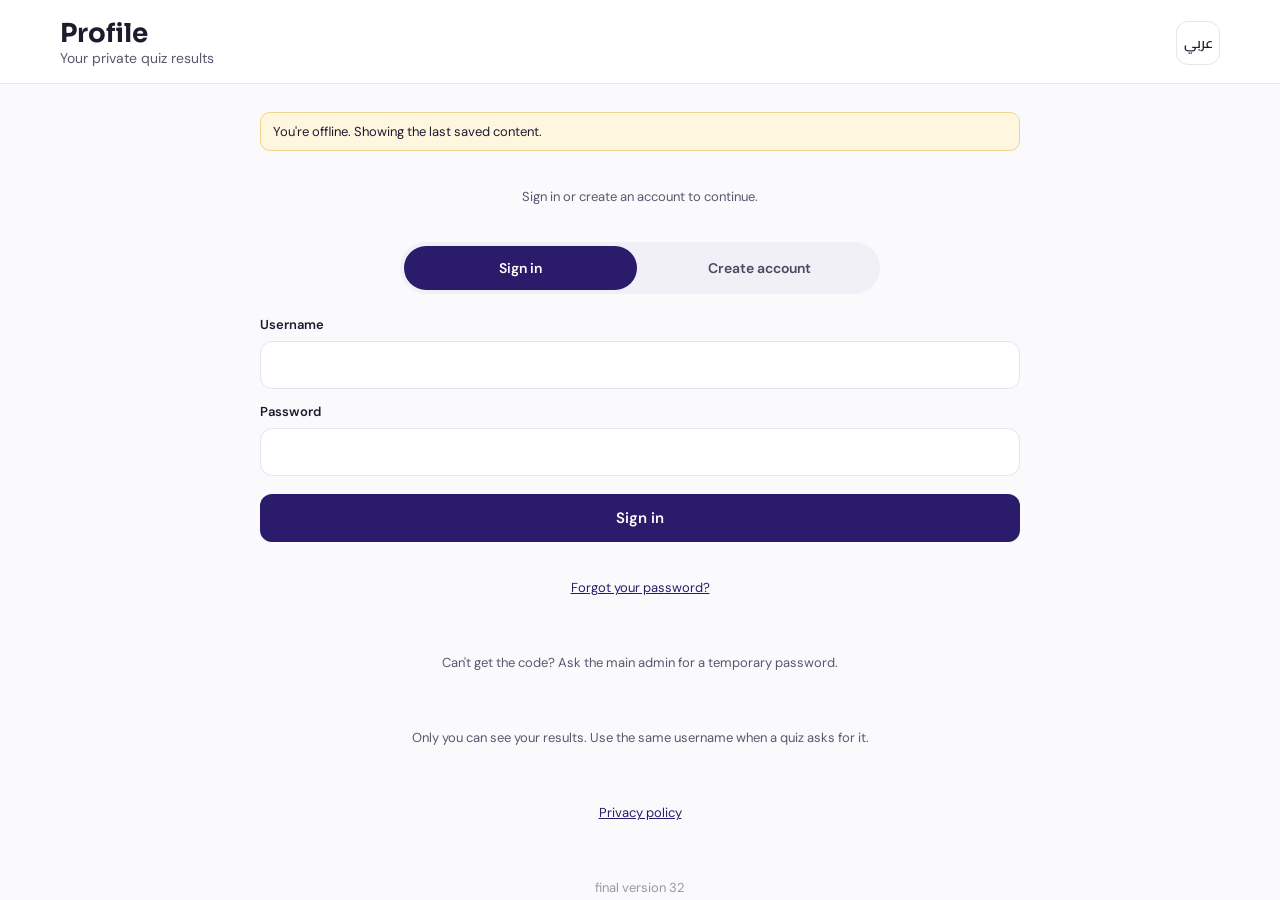
<file: index.html>
<!doctype html>
<html lang="en">
<head>
<meta charset="utf-8">
<meta name="viewport" content="width=device-width, initial-scale=1, viewport-fit=cover">
<title>STEM Assiut Clubs</title>
<meta name="theme-color" content="#6D3FC7">
<link rel="manifest" href="manifest.webmanifest">
<link rel="icon" href="icons/club_logo.svg" type="image/svg+xml">
<link rel="apple-touch-icon" href="icons/apple-touch-icon.png">
<meta name="apple-mobile-web-app-capable" content="yes">
<meta name="mobile-web-app-capable" content="yes">
<link rel="preconnect" href="https://script.google.com">
<link rel="preconnect" href="https://docs.google.com">
<link rel="preconnect" href="https://fonts.googleapis.com">
<link href="https://fonts.googleapis.com/css2?family=Sora:wght@600;700&family=DM+Sans:wght@400;500;600&family=Cairo:wght@400;600;700&display=swap" rel="stylesheet">
<link rel="stylesheet" href="style.css">
</head>
<body>
<div id="app"></div>
<script src="config.js"></script>
<script src="app.js"></script>
</body>
</html>
</file>
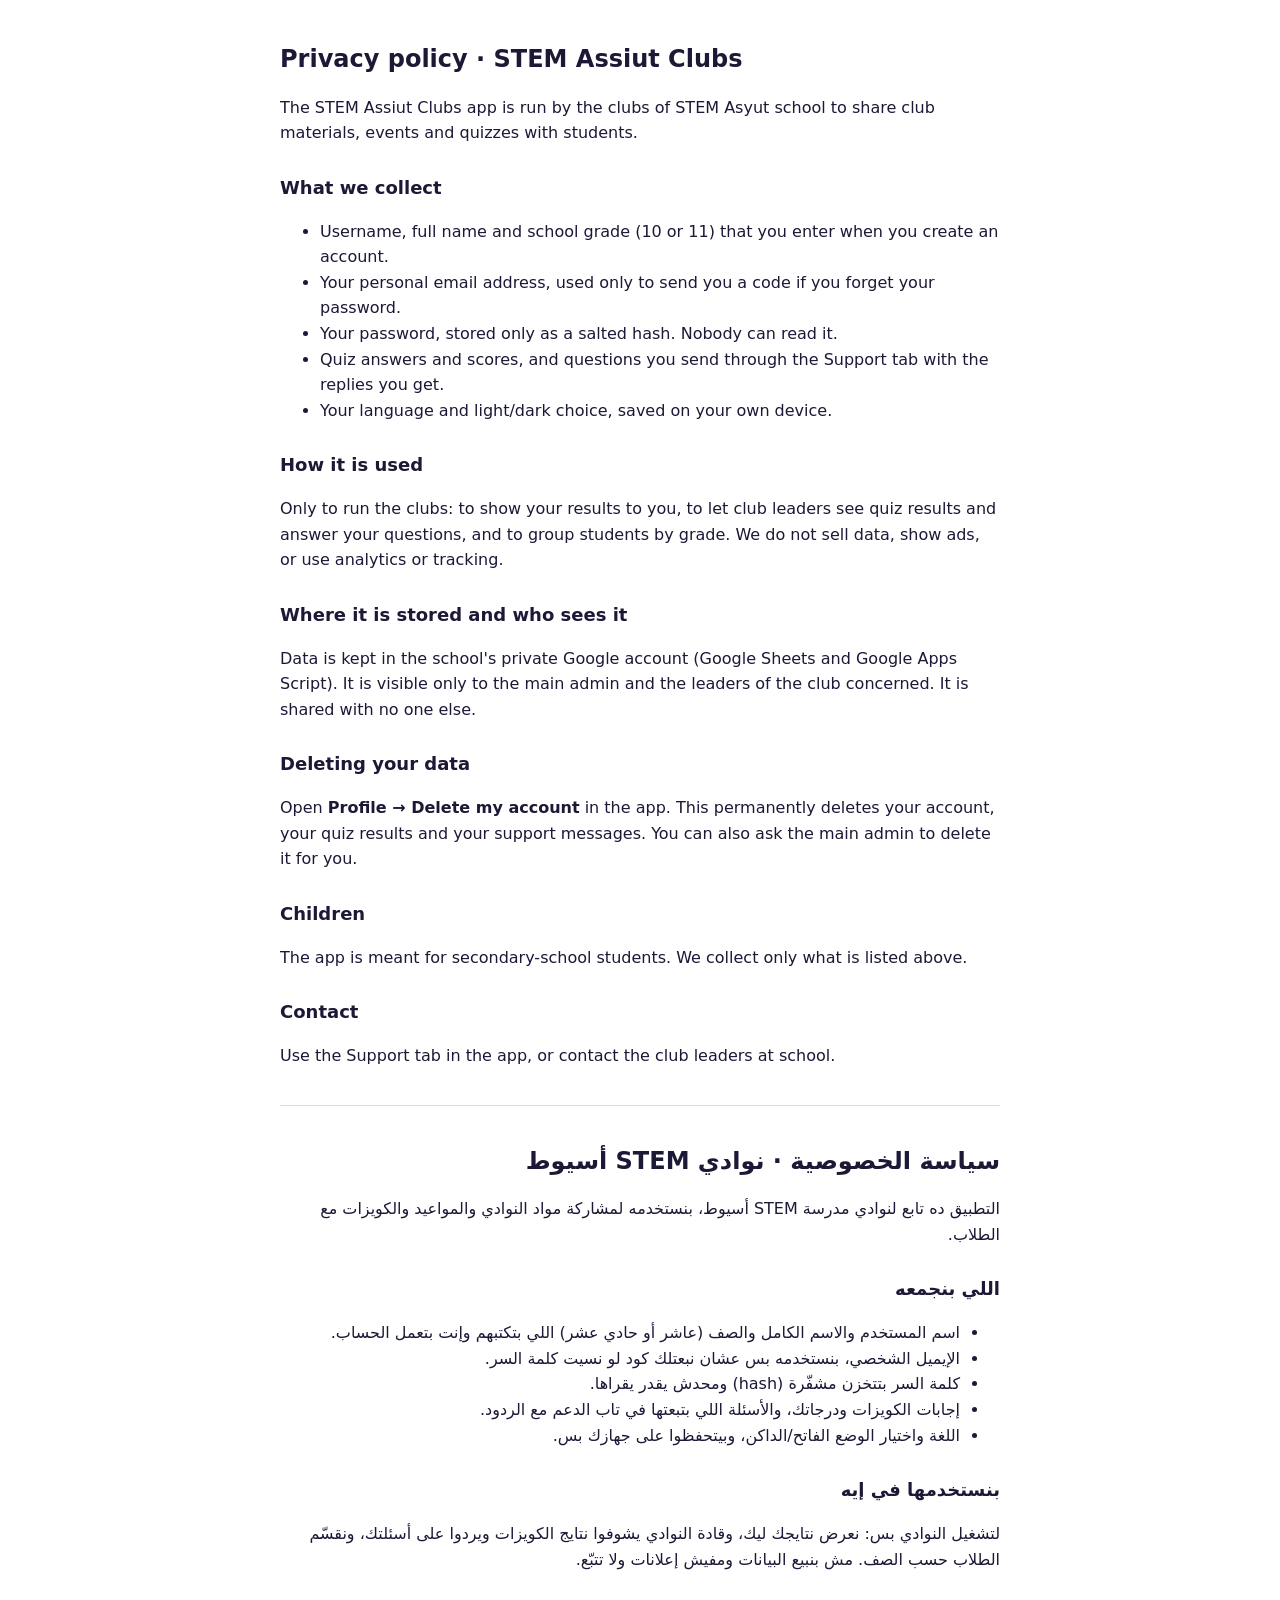
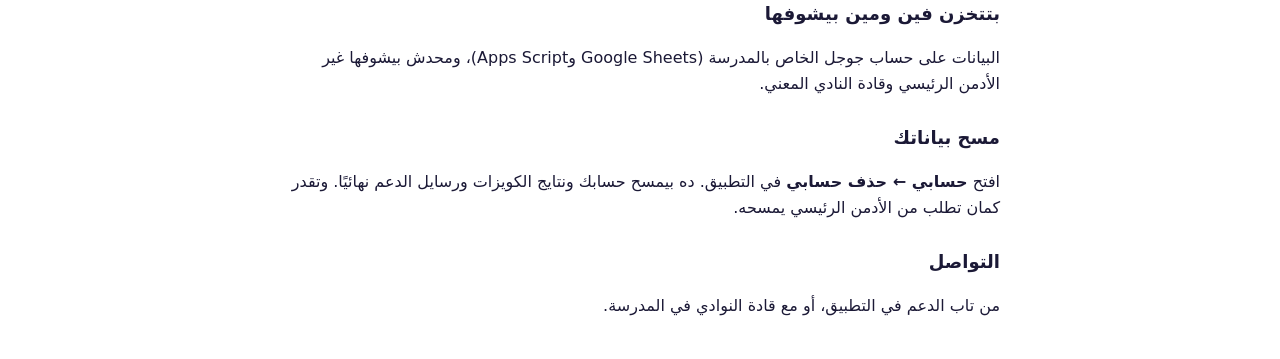
<file: privacy.html>
<!doctype html>
<html lang="en"><head><meta charset="utf-8"><meta name="viewport" content="width=device-width,initial-scale=1">
<title>Privacy policy · STEM Assiut Clubs</title>
<style>body{font:16px/1.6 system-ui,sans-serif;max-width:720px;margin:0 auto;padding:24px;color:#1b1936}h1{font-size:24px}h2{font-size:18px;margin-top:28px}[dir=rtl]{text-align:right}hr{border:0;border-top:1px solid #ddd;margin:36px 0}</style></head>
<body>
<h1>Privacy policy · STEM Assiut Clubs</h1>
<p>The STEM Assiut Clubs app is run by the clubs of STEM Asyut school to share club materials, events and quizzes with students.</p>
<h2>What we collect</h2>
<ul><li>Username, full name and school grade (10 or 11) that you enter when you create an account.</li>
<li>Your personal email address, used only to send you a code if you forget your password.</li>
<li>Your password, stored only as a salted hash. Nobody can read it.</li>
<li>Quiz answers and scores, and questions you send through the Support tab with the replies you get.</li>
<li>Your language and light/dark choice, saved on your own device.</li></ul>
<h2>How it is used</h2>
<p>Only to run the clubs: to show your results to you, to let club leaders see quiz results and answer your questions, and to group students by grade. We do not sell data, show ads, or use analytics or tracking.</p>
<h2>Where it is stored and who sees it</h2>
<p>Data is kept in the school's private Google account (Google Sheets and Google Apps Script). It is visible only to the main admin and the leaders of the club concerned. It is shared with no one else.</p>
<h2>Deleting your data</h2>
<p>Open <b>Profile → Delete my account</b> in the app. This permanently deletes your account, your quiz results and your support messages. You can also ask the main admin to delete it for you.</p>
<h2>Children</h2>
<p>The app is meant for secondary-school students. We collect only what is listed above.</p>
<h2>Contact</h2>
<p>Use the Support tab in the app, or contact the club leaders at school.</p>
<hr dir="rtl">
<div dir="rtl" lang="ar">
<h1>سياسة الخصوصية · نوادي STEM أسيوط</h1>
<p>التطبيق ده تابع لنوادي مدرسة STEM أسيوط، بنستخدمه لمشاركة مواد النوادي والمواعيد والكويزات مع الطلاب.</p>
<h2>اللي بنجمعه</h2>
<ul><li>اسم المستخدم والاسم الكامل والصف (عاشر أو حادي عشر) اللي بتكتبهم وإنت بتعمل الحساب.</li>
<li>الإيميل الشخصي، بنستخدمه بس عشان نبعتلك كود لو نسيت كلمة السر.</li>
<li>كلمة السر بتتخزن مشفّرة (hash) ومحدش يقدر يقراها.</li>
<li>إجابات الكويزات ودرجاتك، والأسئلة اللي بتبعتها في تاب الدعم مع الردود.</li>
<li>اللغة واختيار الوضع الفاتح/الداكن، وبيتحفظوا على جهازك بس.</li></ul>
<h2>بنستخدمها في إيه</h2>
<p>لتشغيل النوادي بس: نعرض نتايجك ليك، وقادة النوادي يشوفوا نتايج الكويزات ويردوا على أسئلتك، ونقسّم الطلاب حسب الصف. مش بنبيع البيانات ومفيش إعلانات ولا تتبّع.</p>
<h2>بتتخزن فين ومين بيشوفها</h2>
<p>البيانات على حساب جوجل الخاص بالمدرسة (Google Sheets وApps Script)، ومحدش بيشوفها غير الأدمن الرئيسي وقادة النادي المعني.</p>
<h2>مسح بياناتك</h2>
<p>افتح <b>حسابي ← حذف حسابي</b> في التطبيق. ده بيمسح حسابك ونتايج الكويزات ورسايل الدعم نهائيًا. وتقدر كمان تطلب من الأدمن الرئيسي يمسحه.</p>
<h2>التواصل</h2>
<p>من تاب الدعم في التطبيق، أو مع قادة النوادي في المدرسة.</p>
</div>
</body></html>
</file>
<file: style.css>
:root{--accent:#6D3FC7;--tint:#F1EBFC;--ink:#1E1B2E;--muted:#5A576D;--line:#E6E4EE;--joint:#4B4FC9;--bg:#FAFAFC;--surface:#fff;--soft:#F1F0F6;--accent-fg:var(--accent)}
:root[data-club="physics"]{--accent:#1F5FD1;--tint:#E8F0FD}
*{box-sizing:border-box}
html,body{margin:0;height:100%}
body{font-family:'DM Sans','Cairo',system-ui,sans-serif;background:#EEEDF4;color:var(--ink);-webkit-tap-highlight-color:transparent}
:root[dir="rtl"] body{font-family:'Cairo','DM Sans',system-ui,sans-serif}
#app{max-width:480px;height:100%;margin:0 auto;background:#FAFAFC;display:flex;flex-direction:column;position:relative}
button{font:inherit;cursor:pointer}
a{color:inherit;text-decoration:none}
header{background:#fff;border-bottom:1px solid var(--line);padding:calc(14px + env(safe-area-inset-top)) 20px 12px;display:flex;flex-direction:column;gap:12px}
.top{display:flex;align-items:center;gap:12px}
.top img{width:48px;height:48px;border-radius:12px;flex-shrink:0;object-fit:cover}
.top .t{flex:1;min-width:0}
.title{font-family:'Sora','Cairo',sans-serif;font-size:22px;font-weight:700;line-height:1.2}
.sub{font-size:13px;color:var(--muted)}
.icon-btn{min-width:44px;height:44px;border:1px solid var(--line);background:#fff;border-radius:12px;color:var(--ink);font-weight:600;font-size:14px}
.switch{display:flex;gap:6px;padding:4px;background:#F1F0F6;border-radius:999px;overflow-x:auto;scrollbar-width:none}
.switch::-webkit-scrollbar{display:none}
.switch button{flex:1 0 auto;padding:0 16px;white-space:nowrap;height:44px;border:0;border-radius:999px;background:transparent;color:#4A4760;font-weight:600;font-size:14px}
.switch button.on{color:#fff}
.switch button[data-club="chemistry"].on{background:#6D3FC7}
.switch button[data-club="physics"].on{background:#1F5FD1}
main{flex:1;overflow-y:auto;padding:18px 20px;display:flex;flex-direction:column;gap:12px}
h2{font-family:'Sora','Cairo',sans-serif;font-size:16px;margin:6px 0 0}
.hero{padding:20px;border-radius:16px;color:#fff;background:var(--accent)}
.hero.joint{background:linear-gradient(135deg,#6D3FC7,#1F5FD1)}
.hero small{display:block;font-size:12px;font-weight:600;letter-spacing:.08em;text-transform:uppercase;opacity:.9}
:root[dir="rtl"] .hero small{letter-spacing:0}
.hero b{display:block;font-family:'Sora','Cairo',sans-serif;font-size:20px;margin:6px 0 4px}
.hero span{font-size:14px}
.grid{display:grid;grid-template-columns:1fr 1fr;gap:12px}
.card,.tile{background:#fff;border:1px solid var(--line);border-radius:12px;padding:14px;display:flex;gap:12px;align-items:center;width:100%;text-align:start;color:inherit}
.tile{flex-direction:column;align-items:flex-start;gap:8px;padding:16px;border-radius:14px}
.tile.wide{grid-column:1/-1}
.tile svg{color:var(--accent)}
.tile b{font-size:15px}.tile span{font-size:13px;color:var(--muted)}
.ico{width:44px;height:44px;border-radius:10px;background:var(--tint);color:var(--accent);display:flex;align-items:center;justify-content:center;flex-shrink:0}
.grow{flex:1;min-width:0}
.grow b{display:block;font-size:14px;overflow-wrap:anywhere}
.grow span{font-size:13px;color:var(--muted)}
.date{width:52px;height:56px;border-radius:10px;color:#fff;display:flex;flex-direction:column;align-items:center;justify-content:center;flex-shrink:0}
.date small{font-size:11px;font-weight:600}.date b{font-family:'Sora',sans-serif;font-size:20px;line-height:1.1}
.badge{padding:4px 10px;border-radius:999px;background:#EFEAFB;color:#3B2A6B;font-size:12px;font-weight:600}
.chips{display:flex;gap:8px;overflow-x:auto;padding-bottom:2px}
.chips button{height:44px;padding:0 16px;border-radius:999px;border:1px solid #D9D6E4;background:#fff;color:#3A3752;font-weight:600;font-size:14px;white-space:nowrap}
.chips button.on{background:var(--accent);border-color:var(--accent);color:#fff}
input[type=search]{height:48px;border:1px solid var(--line);border-radius:12px;padding:0 14px;font:inherit;background:#fff;width:100%}
.note{font-size:13px;color:var(--muted);text-align:center;padding:8px}
.warn{background:#FFF6E0;border:1px solid #F0D48A;border-radius:10px;padding:10px 12px;font-size:13px}
nav{display:flex;height:calc(68px + env(safe-area-inset-bottom));padding-bottom:env(safe-area-inset-bottom);background:#fff;border-top:1px solid var(--line)}
nav button{flex:1;min-width:0;padding:0 2px;border:0;background:transparent;display:flex;flex-direction:column;align-items:center;justify-content:center;gap:3px;color:#6B6880;font-size:11px;font-weight:500;line-height:1.2;text-align:center}
nav button.on{color:#3B2A6B;font-weight:700}
nav button.on svg{color:var(--accent)}
:focus-visible{outline:3px solid var(--accent);outline-offset:2px}

.lo{background:#fff;border:1px solid var(--line);border-radius:12px;overflow:hidden}
.lo-head{width:100%;display:flex;align-items:center;gap:12px;padding:14px;background:transparent;border:0;text-align:start;color:inherit;min-height:56px}
.lo-head .grow b{font-family:'Sora','Cairo',sans-serif;font-size:15px}
.chev{width:32px;height:32px;border-radius:50%;background:var(--tint);color:var(--accent);display:flex;align-items:center;justify-content:center;font-size:20px;font-weight:600;flex-shrink:0}
.lo-body{display:flex;flex-direction:column;gap:8px;padding:0 12px 12px}
.lo-body .card{border-radius:10px}
main>*{flex-shrink:0}

.icon-btn.me{background:var(--accent);border-color:var(--accent);color:#fff}
.seg{display:flex;gap:6px;padding:4px;background:#F1F0F6;border-radius:999px}
.seg button{flex:1;height:44px;border:0;border-radius:999px;background:transparent;color:#4A4760;font-weight:600;font-size:14px}
.seg button.on{background:var(--accent);color:#fff}
.form{display:flex;flex-direction:column;gap:8px}
.form label{font-size:13px;font-weight:600;margin-top:6px}
.form input{height:48px;border:1px solid var(--line);border-radius:12px;padding:0 14px;font:inherit;background:#fff}
.btn{height:48px;border:0;border-radius:12px;background:var(--accent);color:#fff;font-weight:600;font-size:15px;margin-top:10px}
.btn:disabled{opacity:.6}
.btn.ghost{background:#fff;color:var(--ink);border:1px solid var(--line)}
.pct{font-size:13px;font-family:'Sora',sans-serif}
button.card{font:inherit;cursor:pointer}

.top .glyph{width:48px;height:48px;border-radius:12px;flex-shrink:0;display:flex;align-items:center;justify-content:center;color:#fff;font-family:'Sora',sans-serif;font-weight:700;font-size:18px}

/* admin */
.form select{height:48px;border:1px solid var(--line);border-radius:12px;padding:0 12px;font:inherit;background:#fff}
.ta{border:1px solid var(--line);border-radius:12px;padding:12px 14px;font:inherit;background:#fff;resize:vertical;width:100%}
.checks{display:flex;flex-wrap:wrap;gap:8px}
.chk{display:flex;align-items:center;gap:8px;min-height:44px;padding:0 14px;border:1px solid #D9D6E4;border-radius:999px;background:#fff;font-size:14px;font-weight:600;margin:0}
.form .chk{margin-top:0}
.chk input,.form .chk input{width:18px;height:18px;padding:0;border:0;border-radius:4px;accent-color:var(--accent)}
.row-actions{display:flex;gap:8px;flex-shrink:0}
.mini{min-height:40px;padding:0 14px;border-radius:10px;border:1px solid var(--line);background:#fff;color:var(--ink);font-weight:600;font-size:13px}
.mini.primary{background:var(--accent);border-color:var(--accent);color:#fff}
.mini.danger{color:#B42318;border-color:#F3C5C0}

.adm-add{display:grid;grid-template-columns:repeat(3,1fr);gap:8px}
.adm-add .btn{margin:0;padding:0 6px;font-size:14px}
.qrow{display:flex;gap:8px;align-items:center}
.qo{flex:1;min-width:0}
.form input[type=radio]{width:22px;height:22px;padding:0;border:0;accent-color:var(--accent);flex-shrink:0}
.opt{display:flex;align-items:center;gap:10px;min-height:48px;padding:8px 12px;border:1px solid #D9D6E4;border-radius:12px;background:#fff;font-size:14px}
.opt input{width:22px;height:22px;accent-color:var(--accent);flex-shrink:0;margin:0}
.opt:has(input:checked){border-color:var(--accent);background:var(--tint)}
.badge.ok{background:#E3F5E9;color:#14532D}
.badge.no{background:#FDE8E8;color:#7A1C1C}
input[type=file]{font:inherit;padding:10px 0}

.switch a.ext{flex:1 0 auto;display:flex;align-items:center;justify-content:center;gap:6px;padding:0 16px;white-space:nowrap;height:44px;border-radius:999px;color:#4A4760;font-weight:600;font-size:14px;text-decoration:none;border:1px dashed #C9C5DA}
.switch a.ext:focus-visible{outline:3px solid var(--accent);outline-offset:2px}

/* file picker: the real input is hidden visually, the label is the button */
.vh{position:absolute;width:1px;height:1px;opacity:0;overflow:hidden;clip:rect(0 0 0 0);pointer-events:none}
.filebtn{display:flex;align-items:center;justify-content:center;gap:6px;cursor:pointer;margin-top:0}
.vh:focus-visible+.filebtn{outline:3px solid var(--accent);outline-offset:2px}

/* grade picker */
.seg.grades button{padding:0 4px;font-size:13px;min-width:0}

/* upload progress card: colour follows the club the file is for */
.up{--up:var(--accent);margin:10px 0;padding:12px 14px;border-radius:16px;background:color-mix(in srgb,var(--up) 9%,var(--card,#fff));border:1px solid color-mix(in srgb,var(--up) 30%,transparent);text-align:start;transition:background .3s,border-color .3s}
.up-top{display:flex;align-items:center;justify-content:space-between;gap:10px;font-size:14px}
.up-name{overflow:hidden;text-overflow:ellipsis;white-space:nowrap;min-width:0;font-weight:600}
.up-pct{color:var(--up);font-variant-numeric:tabular-nums;font-size:15px}
.up-track{height:12px;border-radius:99px;background:color-mix(in srgb,var(--up) 18%,transparent);overflow:hidden;margin:9px 0 6px}
.up-fill{display:block;height:100%;width:0;border-radius:99px;background:linear-gradient(90deg,var(--up),color-mix(in srgb,var(--up) 60%,#fff));transition:width .25s ease,background .3s;position:relative;overflow:hidden}
.up.send .up-fill::after,.up.save .up-fill::after,.up.read .up-fill::after{content:"";position:absolute;inset:0;background:linear-gradient(90deg,transparent,rgba(255,255,255,.55),transparent);transform:translateX(-100%);animation:upshine 1.2s infinite}
.up.save .up-fill,.up.read .up-fill{width:100%!important;opacity:.55}
.up.done .up-fill{opacity:1}
.up-sub{color:var(--muted,#667);font-size:12px}
@keyframes upshine{to{transform:translateX(100%)}}
@media (prefers-reduced-motion:reduce){.up-fill,.up-fill::after{animation:none!important;transition:none}}

/* welcome page: its own colours (midnight + gold), different from every club */
.wel{flex:1;overflow-y:auto;padding:calc(18px + env(safe-area-inset-top)) 20px calc(28px + env(safe-area-inset-bottom));color:#fff;background:radial-gradient(120% 60% at 90% -10%,rgba(245,179,1,.28),transparent 60%),linear-gradient(165deg,#0B1026 0%,#1A1556 55%,#2B1B6B 100%);display:flex;flex-direction:column;gap:14px}
.wel>*{flex-shrink:0}
.wel-top{display:flex;align-items:center;justify-content:space-between;gap:10px}
.wel-brand{font-family:'Sora',sans-serif;font-weight:700;font-size:13px;letter-spacing:.08em;text-transform:uppercase;color:#F5B301}
:root[dir="rtl"] .wel-brand{letter-spacing:0}
.wbtn{min-width:44px;height:44px;margin-inline-start:6px;border:1px solid rgba(255,255,255,.22);background:rgba(255,255,255,.08);color:#fff;border-radius:12px;font-weight:600;font-size:14px}
.wel-hero{padding:22px 0 6px}
.wel-hero h1{margin:0;font-family:'Sora','Cairo',sans-serif;font-size:32px;line-height:1.2}
.wel-hero p{margin:8px 0 0;color:rgba(255,255,255,.75);font-size:16px}
.wel-hero::after{content:"";display:block;width:56px;height:4px;border-radius:4px;background:#F5B301;margin-top:16px}
.wel-pick{margin:6px 0 0;color:rgba(255,255,255,.85);font-size:14px}
.wgrid{display:grid;grid-template-columns:1fr 1fr;gap:12px}
.wc{display:flex;flex-direction:column;align-items:flex-start;gap:6px;padding:16px;min-height:132px;border:0;border-radius:20px;background:#fff;color:#1E1B2E;text-align:start;text-decoration:none;font:inherit;position:relative;overflow:hidden;box-shadow:0 8px 24px rgba(0,0,0,.28);transition:transform .15s}
.wc::before{content:"";position:absolute;inset-inline-start:0;top:0;bottom:0;width:6px;background:var(--c)}
.wc:active{transform:scale(.97)}
.wc:focus-visible{outline:3px solid #F5B301;outline-offset:2px}
.wc img,.wc .wg{width:52px;height:52px;border-radius:14px;object-fit:cover;background:var(--ct)}
.wc .wg{display:flex;align-items:center;justify-content:center;color:#fff;font-family:'Sora',sans-serif;font-weight:700;font-size:18px}
.wc b{font-size:16px;margin-top:4px}
.wc small{color:var(--c);font-weight:600;font-size:12px}
@media (max-width:340px){.wgrid{grid-template-columns:1fr}}
.wbtn{position:relative}.wdot{position:absolute;top:8px;inset-inline-end:8px;width:10px;height:10px;border-radius:50%;background:#E5484D;border:2px solid #1A1556}

/* welcome page bottom bar: support · language · profile (a floating pill, not like the round top buttons) */
.wnav{position:sticky;bottom:0;margin-top:auto;display:flex;align-items:stretch;gap:4px;padding:6px;border-radius:22px;background:rgba(255,255,255,.12);border:1px solid rgba(255,255,255,.2);backdrop-filter:blur(10px);-webkit-backdrop-filter:blur(10px);box-shadow:0 10px 30px rgba(0,0,0,.35)}
.wnav button{flex:1;position:relative;display:flex;flex-direction:column;align-items:center;justify-content:center;gap:3px;min-height:56px;border:0;border-radius:16px;background:transparent;color:rgba(255,255,255,.88);font:inherit;font-size:12px;font-weight:600}
.wnav button.mid{background:#F5B301;color:#1A1556}
.wnav button:focus-visible{outline:3px solid #F5B301;outline-offset:2px}
.wnav .wdot{top:6px;inset-inline-end:calc(50% - 22px)}

/* the "next meeting" card on a club's home opens the meetings page */
.herobtn{display:block;width:100%;border:0;font:inherit;text-align:start;cursor:pointer}
.herobtn:focus-visible{outline:3px solid var(--ink,#1E1B2E);outline-offset:2px}
.hero-more{display:block;margin-top:10px;font-style:normal;font-size:13px;font-weight:600;opacity:.9}

/* ===== Laptop / desktop layout (900px and wider). Phones keep the layout above. ===== */
@media (min-width:900px){
  :root{--vw:1200px;--gut:max(40px,calc((100% - 1160px) / 2))}
  body{background:#FAFAFC}
  #app{max-width:none;margin:0}

  /* top bar */
  header{padding:18px var(--gut) 16px;flex-direction:row;align-items:center}
  header .top{flex:1}
  .title{font-size:26px}
  .sub{font-size:14px}
  .icon-btn{cursor:pointer}
  .icon-btn:hover{border-color:var(--accent);color:var(--accent)}
  .icon-btn.me:hover{color:#fff}

  /* page area */
  main{padding:28px var(--gut) 40px;gap:16px}
  main:is([data-tab=home],[data-tab=library],[data-tab=events],[data-tab=references],[data-tab=quizzes],[data-tab=revision],[data-tab=joint]){display:grid;grid-template-columns:repeat(auto-fill,minmax(340px,1fr));align-content:start;gap:14px}
  main:is([data-tab=home],[data-tab=library],[data-tab=events],[data-tab=references],[data-tab=quizzes],[data-tab=revision],[data-tab=joint])>:not(.card){grid-column:1/-1}
  main>.seg.grades,main>.seg:not(.grades),main>input[type=search]{justify-self:start;width:100%}
  main>.seg.grades{max-width:360px}
  main>.seg:not(.grades){max-width:480px}
  main>input[type=search]{max-width:560px}
  main:is([data-tab=support],[data-tab=account],[data-tab=quiz],[data-tab=admin]){align-items:center}
  main:is([data-tab=support],[data-tab=account],[data-tab=quiz])>*{width:100%;max-width:760px}
  main[data-tab=admin]>*{width:100%;max-width:980px}

  /* cards, tiles, hero */
  .hero{padding:28px 32px;border-radius:20px}
  .hero b{font-size:28px}
  .hero span{font-size:16px}
  .grid{grid-template-columns:repeat(auto-fit,minmax(200px,1fr));gap:14px}
  .tile.wide{grid-column:auto}
  .tile{padding:20px}
  .tile b{font-size:16px}
  .card,.tile,.lo-head{cursor:pointer}
  .card:hover,.tile:hover{border-color:var(--accent);box-shadow:0 6px 18px rgba(30,27,46,.08)}
  .lo-head:hover .chev{background:var(--accent);color:#fff}
  .grow b{font-size:15px}
  .lo-head{padding:16px 20px}
  .lo-body{display:grid;grid-template-columns:repeat(auto-fill,minmax(320px,1fr));gap:10px;padding:0 20px 20px}
  h2{font-size:18px;margin-top:10px}

  /* sidebar instead of the bottom bar (admins) */
  #app:has(nav){display:grid;grid-template-columns:240px minmax(0,1fr);grid-template-rows:auto minmax(0,1fr)}
  #app:has(nav)>header,#app:has(nav)>main{grid-column:2;min-height:0}
  #app:has(nav)>.wel{grid-column:2;grid-row:1/-1;min-height:0}
  #app:has(nav)>nav{grid-column:1;grid-row:1/-1;flex-direction:column;justify-content:flex-start;height:auto;gap:6px;padding:28px 14px;border-top:0;border-inline-end:1px solid var(--line)}
  #app:has(nav)>nav button{flex:0 0 auto;flex-direction:row;justify-content:flex-start;gap:12px;height:48px;padding:0 16px;border-radius:12px;font-size:15px;cursor:pointer}
  #app:has(nav)>nav button:hover{background:#F4F3F8}
  #app:has(nav)>nav button.on{background:var(--tint)}
  #app:has(nav)>nav button i{top:12px!important;inset-inline-start:34px!important}

  /* welcome page */
  .wel{padding:36px var(--gut) 40px;gap:20px}
  .wel-brand{font-size:14px}
  .wel-hero{padding:40px 0 8px}
  .wel-hero h1{font-size:48px}
  .wel-hero p{font-size:20px}
  .wel-pick{font-size:16px}
  .wgrid{grid-template-columns:repeat(auto-fill,minmax(280px,1fr));gap:18px}
  .wc{min-height:170px;padding:22px;cursor:pointer}
  .wc:hover{transform:translateY(-4px);box-shadow:0 14px 32px rgba(0,0,0,.34)}
  .wc img,.wc .wg{width:60px;height:60px}
  .wc b{font-size:18px}
  .wnav{max-width:520px;width:100%;margin-inline:auto}
  .wnav button,.wbtn{cursor:pointer}
  .wnav button:hover{background:rgba(255,255,255,.14)}
  .wnav button.mid:hover{background:#F5B301}

  /* quiz options and forms stay comfortable on a wide screen */
  .opt{cursor:pointer}
  .opt:hover{border-color:var(--accent)}
}
@media (min-width:1500px){
  :root{--gut:max(40px,calc((100% - 1320px) / 2))}
  main:is([data-tab=home],[data-tab=library],[data-tab=events],[data-tab=references],[data-tab=quizzes],[data-tab=revision],[data-tab=joint]){grid-template-columns:repeat(auto-fill,minmax(380px,1fr))}
}

/* ===== Spotlight home (every club): colour header, floating next-meeting card, round shortcuts ===== */
.hh{position:relative;contain:paint;margin:-18px -20px 0;padding:calc(16px + env(safe-area-inset-top)) 20px 56px;border-radius:0 0 30px 30px;color:#fff;background:linear-gradient(160deg,var(--accent) 0%,color-mix(in srgb,var(--accent) 55%,#000) 100%);display:flex;flex-direction:column;gap:18px}
.hh::before{content:"";position:absolute;inset-inline-end:-60px;top:-60px;width:240px;height:240px;border-radius:50%;background:rgba(255,255,255,.10)}
.hh::after{content:"";position:absolute;inset-inline-start:-50px;bottom:-80px;width:180px;height:180px;border-radius:50%;background:rgba(255,255,255,.08)}
.hh>*{position:relative;z-index:1}
.hh-top{display:flex;align-items:center;gap:8px}
.hh-act{margin-inline-start:auto;display:flex;gap:8px}
.hh-btn{width:44px;height:44px;border:0;border-radius:14px;background:rgba(255,255,255,.18);color:#fff;display:flex;align-items:center;justify-content:center;font-size:16px;font-weight:600}
.hh-btn:focus-visible{outline:3px solid #fff}
.hh-id{display:flex;align-items:center;gap:14px}
.hh-id img,.hh-gl{width:60px;height:60px;border-radius:20px;object-fit:cover;background:#fff;flex-shrink:0}
.hh-gl{display:flex;align-items:center;justify-content:center;color:var(--accent);font-family:'Sora',sans-serif;font-weight:700;font-size:22px}
.hh-title{margin:0;font-family:'Sora','Cairo',sans-serif;font-size:32px;line-height:1.1}
.hh-sub{font-size:14px;margin-top:2px}
.hh .seg{width:min(100%,240px);background:rgba(0,0,0,.24)}
.hh .seg button{color:#fff}
.hh .seg button.on{background:#fff;color:var(--accent)}
.nextc{position:relative;z-index:1;margin-top:-46px;width:100%;display:flex;align-items:center;gap:14px;padding:16px;border:0;border-radius:24px;background:var(--surface);color:var(--ink);text-align:start;font:inherit;box-shadow:0 12px 32px rgba(30,27,46,.16)}
.nc-date{width:56px;height:64px;border-radius:16px;background:var(--tint);color:var(--accent-fg);display:flex;flex-direction:column;align-items:center;justify-content:center;flex-shrink:0}
.nc-date small{font-size:11px;font-weight:700;letter-spacing:.06em;text-transform:uppercase}
.nc-date b{font-family:'Sora',sans-serif;font-size:24px;line-height:1.1}
.nc-t{flex:1;min-width:0;display:flex;flex-direction:column;gap:2px}
.nc-l{font-size:12px;font-weight:600;letter-spacing:.08em;text-transform:uppercase;color:var(--muted)}
:root[dir="rtl"] .nc-l,:root[dir="rtl"] .nc-date small{letter-spacing:0}
.nc-t b{font-family:'Sora','Cairo',sans-serif;font-size:17px;line-height:1.3;overflow-wrap:anywhere}
.nc-w{font-size:13px;color:var(--muted)}
.nc-chev{font-size:28px;color:var(--muted);line-height:1}
.scs{display:flex;justify-content:space-between;gap:4px}
.sc{flex:1;min-width:0;max-width:72px;display:flex;flex-direction:column;align-items:center;gap:8px;border:0;background:transparent;color:var(--ink);font:inherit;padding:0}
.sc-c{width:60px;height:60px;border-radius:50%;background:var(--tint);color:var(--accent-fg);display:flex;align-items:center;justify-content:center}
.sc.first .sc-c{background:var(--accent);color:#fff}
.sc-l{font-size:12px;font-weight:600;text-align:center;line-height:1.2;overflow-wrap:anywhere}
.rail{display:flex;gap:12px;margin-inline:-20px;padding:0 20px 4px;overflow-x:auto;scrollbar-width:none}
.rail::-webkit-scrollbar{display:none}
.rail>*{flex-shrink:0}
.rail .card{flex:0 0 200px;width:200px;flex-direction:column;align-items:flex-start;gap:22px;padding:16px;border-radius:22px}
.rail .ico{border-radius:14px}
.rail .grow{width:100%}
.rail .grow b{font-size:15px}
.jb{width:100%;display:flex;align-items:center;gap:14px;padding:20px;border:0;border-radius:24px;color:#fff;text-align:start;font:inherit;background:linear-gradient(120deg,var(--accent),color-mix(in srgb,var(--accent) 50%,#0B1026))}
.jb .grow b{font-family:'Sora','Cairo',sans-serif;font-size:17px}
.jb .grow span{color:#fff}

/* ===== Dark mode: a soft indigo, not black. The student picks it (moon button, or Account). ===== */
:root[data-theme="dark"]{--bg:#2B2657;--surface:#383269;--soft:#231F4A;--line:#4F498C;--ink:#F2F0FB;--muted:#C8C3E6;--accent-fg:color-mix(in srgb,var(--accent) 50%,#fff);--tint:color-mix(in srgb,var(--accent) 30%,#383269) !important;--card:#383269;color-scheme:dark}
:root[data-theme="dark"] body{background:#231F4A}
:root[data-theme="dark"] #app{background:var(--bg)}
:root[data-theme="dark"] header,:root[data-theme="dark"] nav{background:var(--surface);border-color:var(--line)}
:root[data-theme="dark"] nav button{color:var(--muted)}
:root[data-theme="dark"] nav button.on{color:#fff}
:root[data-theme="dark"] #app:has(nav)>nav button:hover{background:rgba(255,255,255,.08)}
:root[data-theme="dark"] .icon-btn,:root[data-theme="dark"] .mini,:root[data-theme="dark"] .btn.ghost{background:var(--surface);color:var(--ink);border-color:var(--line)}
:root[data-theme="dark"] .icon-btn.me,:root[data-theme="dark"] .mini.primary{background:var(--accent);border-color:var(--accent);color:#fff}
:root[data-theme="dark"] .mini.danger{color:#FFB4BC;border-color:#7A3A4A}
:root[data-theme="dark"] .switch,:root[data-theme="dark"] .seg{background:var(--soft)}
:root[data-theme="dark"] .switch button,:root[data-theme="dark"] .seg button{color:var(--muted)}
:root[data-theme="dark"] .seg button.on,:root[data-theme="dark"] .chips button.on{background:var(--accent);color:#fff}
:root[data-theme="dark"] .hh .seg{background:rgba(0,0,0,.24)}
:root[data-theme="dark"] .hh .seg button{color:#fff}
:root[data-theme="dark"] .hh .seg button.on{background:#fff;color:var(--accent)}
:root[data-theme="dark"] .card,:root[data-theme="dark"] .tile,:root[data-theme="dark"] .lo,:root[data-theme="dark"] .opt,:root[data-theme="dark"] .chk,:root[data-theme="dark"] .chips button,:root[data-theme="dark"] input[type=search],:root[data-theme="dark"] .form input,:root[data-theme="dark"] .form select,:root[data-theme="dark"] .ta,:root[data-theme="dark"] textarea{background:var(--surface);color:var(--ink);border-color:var(--line)}
:root[data-theme="dark"] ::placeholder{color:#A6A0CC}
:root[data-theme="dark"] .ico,:root[data-theme="dark"] .chev{background:var(--tint);color:var(--accent-fg)}
:root[data-theme="dark"] .tile svg{color:var(--accent-fg)}
:root[data-theme="dark"] .opt:has(input:checked){background:var(--tint);border-color:var(--accent-fg)}
:root[data-theme="dark"] .badge{background:var(--tint);color:#fff}
:root[data-theme="dark"] .badge.ok{background:#1F5A3E;color:#D6F7E3}
:root[data-theme="dark"] .badge.no{background:#6A2A3A;color:#FFD9DE}
:root[data-theme="dark"] .warn{background:#4B4424;border-color:#85752F;color:#FFF3CC}
:root[data-theme="dark"] .nextc{box-shadow:0 12px 32px rgba(10,8,30,.35)}
:root[data-theme="dark"] .card:hover,:root[data-theme="dark"] .tile:hover{box-shadow:0 6px 18px rgba(10,8,30,.35)}
:root[data-theme="dark"] #viewer{background:var(--bg) !important}
:root[data-theme="dark"] #viewer>div:first-child{background:var(--surface) !important;border-color:var(--line) !important;color:var(--ink)}
:root[data-theme="dark"] #viewer [data-vclose],:root[data-theme="dark"] #viewer a{background:var(--surface) !important;color:var(--ink) !important;border-color:var(--line) !important}

/* ===== Spotlight on laptops ===== */
@media (min-width:900px){
  .hh{margin:0;padding:28px 36px 64px;border-radius:30px;gap:22px}
  .hh-title{font-size:44px}
  .hh-id img,.hh-gl{width:72px;height:72px;border-radius:22px}
  .nextc{margin-top:-52px;margin-inline:32px;width:auto;max-width:760px}
  .scs{justify-content:flex-start;gap:28px}
  .sc{flex:0 0 88px;max-width:none}
  .sc-c{width:68px;height:68px}
  .rail{margin-inline:0;padding:0;display:grid;grid-template-columns:repeat(auto-fill,minmax(240px,1fr));overflow:visible}
  .rail .card{width:auto;flex:none}
  .jb{max-width:560px}
  .nextc:hover,.sc:hover .sc-c,.jb:hover{filter:brightness(1.05)}
  .nextc,.sc,.jb,.hh-btn{cursor:pointer}
  #app:has(nav)>main[data-tab=home]{grid-row:1/-1}
}

/* quiz countdown, welcome logo */
.qz-timer{position:sticky;top:0;z-index:5;display:flex;justify-content:space-between;align-items:center;padding:10px 16px;border-radius:14px;background:var(--surface);border:1px solid var(--line);box-shadow:0 4px 14px rgba(30,27,46,.10);font-weight:600;font-size:14px}
.qz-timer b{font-family:'Sora',sans-serif;font-size:20px;font-variant-numeric:tabular-nums;color:var(--accent-fg)}
.qz-timer.low{border-color:#E5484D}
.qz-timer.low b{color:#E5484D}
.wel-brandrow{display:flex;align-items:center;gap:10px}
.wel-logo{width:44px;height:44px;border-radius:50%;flex-shrink:0}
@media (min-width:900px){.wel-logo{width:56px;height:56px}}

/* dark mode, admin and account screens: calmer surfaces */
:root[data-theme="dark"] .hero{background:linear-gradient(135deg,var(--accent),color-mix(in srgb,var(--accent) 60%,#2B2657))}
:root[data-theme="dark"] .adm-add .btn{background:var(--accent);color:#fff}
:root[data-theme="dark"] .btn:not(.ghost){background:var(--accent);color:#fff}
:root[data-theme="dark"] .note{color:var(--muted)}
:root[data-theme="dark"] .lo{background:var(--surface)}
:root[data-theme="dark"] nav button.on svg,:root[data-theme="dark"] nav button.on{color:#fff}
:root[data-theme="dark"] nav button.on svg{color:var(--accent-fg)}

/* ---------- motion ---------- */
@keyframes rise{from{opacity:0;transform:translateY(8px)}to{opacity:1;transform:none}}
@keyframes fadein{from{opacity:0}to{opacity:1}}
@keyframes slideup{from{transform:translateY(40px);opacity:0}to{transform:none;opacity:1}}
@keyframes shim{to{background-position:-200% 0}}
@keyframes popin{from{opacity:0;transform:translate(-50%,-12px) scale(.96)}to{opacity:1;transform:translate(-50%,0) scale(1)}}
/* a new screen rises in, its first items one after another */
.enter>*{animation:rise .24s cubic-bezier(.2,.7,.2,1) both}
.enter>*:nth-child(2){animation-delay:.02s}.enter>*:nth-child(3){animation-delay:.04s}.enter>*:nth-child(4){animation-delay:.06s}
.enter>*:nth-child(n+5){animation-delay:.08s}
/* press feedback and soft state changes */
.btn,.mini,.card,.tile,.wc,.sc,.seg button,nav button,.opt,.hh button,.nextc,.jb{transition:transform .16s cubic-bezier(.2,.7,.2,1),background-color .22s,color .22s,border-color .22s,box-shadow .22s,opacity .2s}
.btn:active,.mini:active,button.card:active,.tile:active,.wc:active,.sc:active,.seg button:active,.opt:active,.nextc:active,.jb:active{transform:scale(.96)}
nav button:active{transform:scale(.9)}
.sc:active .sc-c{transform:scale(.92)}
.sc-c{transition:transform .16s,background-color .22s}
nav button svg{transition:transform .25s cubic-bezier(.3,1.5,.5,1),color .2s}
nav button.on svg{transform:translateY(-2px) scale(1.12)}
@media (hover:hover) and (min-width:900px){
  button.card:hover,.tile:hover,.wc:hover,.nextc:hover,.jb:hover{transform:translateY(-3px);box-shadow:0 10px 26px rgba(20,16,50,.14)}
  .mini:hover,.btn:hover{filter:brightness(1.06)}
}
/* loading skeletons */
.skels{display:flex;flex-direction:column;gap:10px;padding:2px 0}
.skel{height:64px;border-radius:14px;background:linear-gradient(90deg,var(--soft,#EEECF6) 25%,color-mix(in srgb,var(--soft,#EEECF6) 55%,#fff) 50%,var(--soft,#EEECF6) 75%);background-size:200% 100%;animation:shim 1.3s linear infinite}
.skel:nth-child(2){opacity:.8}.skel:nth-child(3){opacity:.6}
/* light/dark switch fades instead of snapping */
.tt,.tt *{transition:background-color .38s ease,color .38s ease,border-color .38s ease,fill .38s ease!important}
/* overlay and toast entrances */
#viewer{animation:fadein .2s ease both}
#viewer>div:last-child{animation:slideup .3s cubic-bezier(.2,.8,.2,1) both}
#toast{animation:popin .25s cubic-bezier(.2,.8,.2,1) both}
/* progress and selection */
.opt:has(input:checked){animation:pick .22s ease}
@keyframes pick{50%{transform:scale(1.02)}}
@media (prefers-reduced-motion:reduce){
  *,*::before,*::after{animation-duration:.001ms!important;animation-delay:0s!important;transition-duration:.001ms!important}
}
.linkbtn{background:none;border:0;padding:0;color:var(--accent-fg,var(--accent));text-decoration:underline;font:inherit;cursor:pointer}
.del{margin:18px 0 6px;border:1px solid var(--line);border-radius:12px;padding:10px 14px}
.del summary{font-weight:600;color:#B42318;cursor:pointer}
.btn.danger{background:#B42318;color:#fff}

/* ---------- install as an app ---------- */
.inst{position:relative;display:flex;gap:12px;align-items:center;margin:14px 0 4px;padding:14px;background:#fff;border-radius:20px;box-shadow:0 8px 24px rgba(0,0,0,.22);color:#1b1936}
.inst img{width:52px;height:52px;border-radius:14px;flex-shrink:0}
.inst-t{flex:1;min-width:0;display:flex;flex-direction:column;gap:2px}
.inst-t b{font-size:15px}.inst-t span{font-size:12.5px;color:#5b5878;line-height:1.35}
.inst-go{border:0;background:var(--accent,#2B2268);color:#fff;border-radius:12px;height:40px;padding:0 16px;font:inherit;font-weight:600;font-size:14px;flex-shrink:0}
.inst-x{position:absolute;top:2px;inset-inline-start:4px;border:0;background:transparent;color:#9a97b3;font-size:16px;width:34px;height:34px}
.inst.row{background:var(--card,#fff);border:1px solid var(--line);box-shadow:none;margin:16px 0}
.inst.row img{width:44px;height:44px;border-radius:12px}
#inst-sheet{position:fixed;inset:0;z-index:80;display:flex;align-items:flex-end;justify-content:center;animation:fadein .2s ease both}
.inst-back{position:absolute;inset:0;background:rgba(10,8,30,.55)}
.inst-sheet{position:relative;width:100%;max-width:520px;max-height:88%;overflow:auto;background:#fff;color:#1b1936;border-radius:26px 26px 0 0;padding:16px 20px calc(22px + env(safe-area-inset-bottom));animation:slideup .3s cubic-bezier(.2,.8,.2,1) both}
.inst-grip{width:40px;height:4px;border-radius:9px;background:#d6d3e6;margin:0 auto 14px}
.inst-head{display:flex;gap:12px;align-items:center;margin-bottom:12px}.inst-head img{width:48px;height:48px;border-radius:13px}
.inst-head b{display:block;font-size:17px}.inst-head span{font-size:13px;color:#5b5878}
.inst-steps{margin:16px 0 0;padding:0;list-style:none;display:flex;flex-direction:column;gap:12px}
.inst-steps li{display:flex;gap:12px;align-items:center;font-size:14.5px;line-height:1.45}
.inst-steps .n{width:30px;height:30px;flex-shrink:0;border-radius:50%;background:#EEE9FB;color:#2B2268;display:grid;place-items:center;font-weight:700}
:root[data-theme="dark"] .inst,:root[data-theme="dark"] .inst-sheet{background:var(--surface);color:var(--ink)}
:root[data-theme="dark"] .inst-t span,:root[data-theme="dark"] .inst-head span{color:var(--muted)}
:root[data-theme="dark"] .inst-steps .n{background:var(--soft);color:var(--accent-fg)}
:root[data-theme="dark"] .inst-grip{background:var(--line)}
.inst-sheet .btn{display:block;width:100%;margin-top:20px}
.emcard{margin:16px 0;padding:14px;border:1px solid #F0C36D;background:#FFF8E6;border-radius:16px;display:flex;flex-direction:column;gap:6px;color:#1b1936}
.emcard b{font-size:15px}.emcard>span{font-size:13px;color:#5b5878}
:root[data-theme="dark"] .emcard{background:color-mix(in srgb,#F0C36D 14%,var(--surface));border-color:#8A7440;color:var(--ink)}
:root[data-theme="dark"] .emcard>span{color:var(--muted)}
</file>
